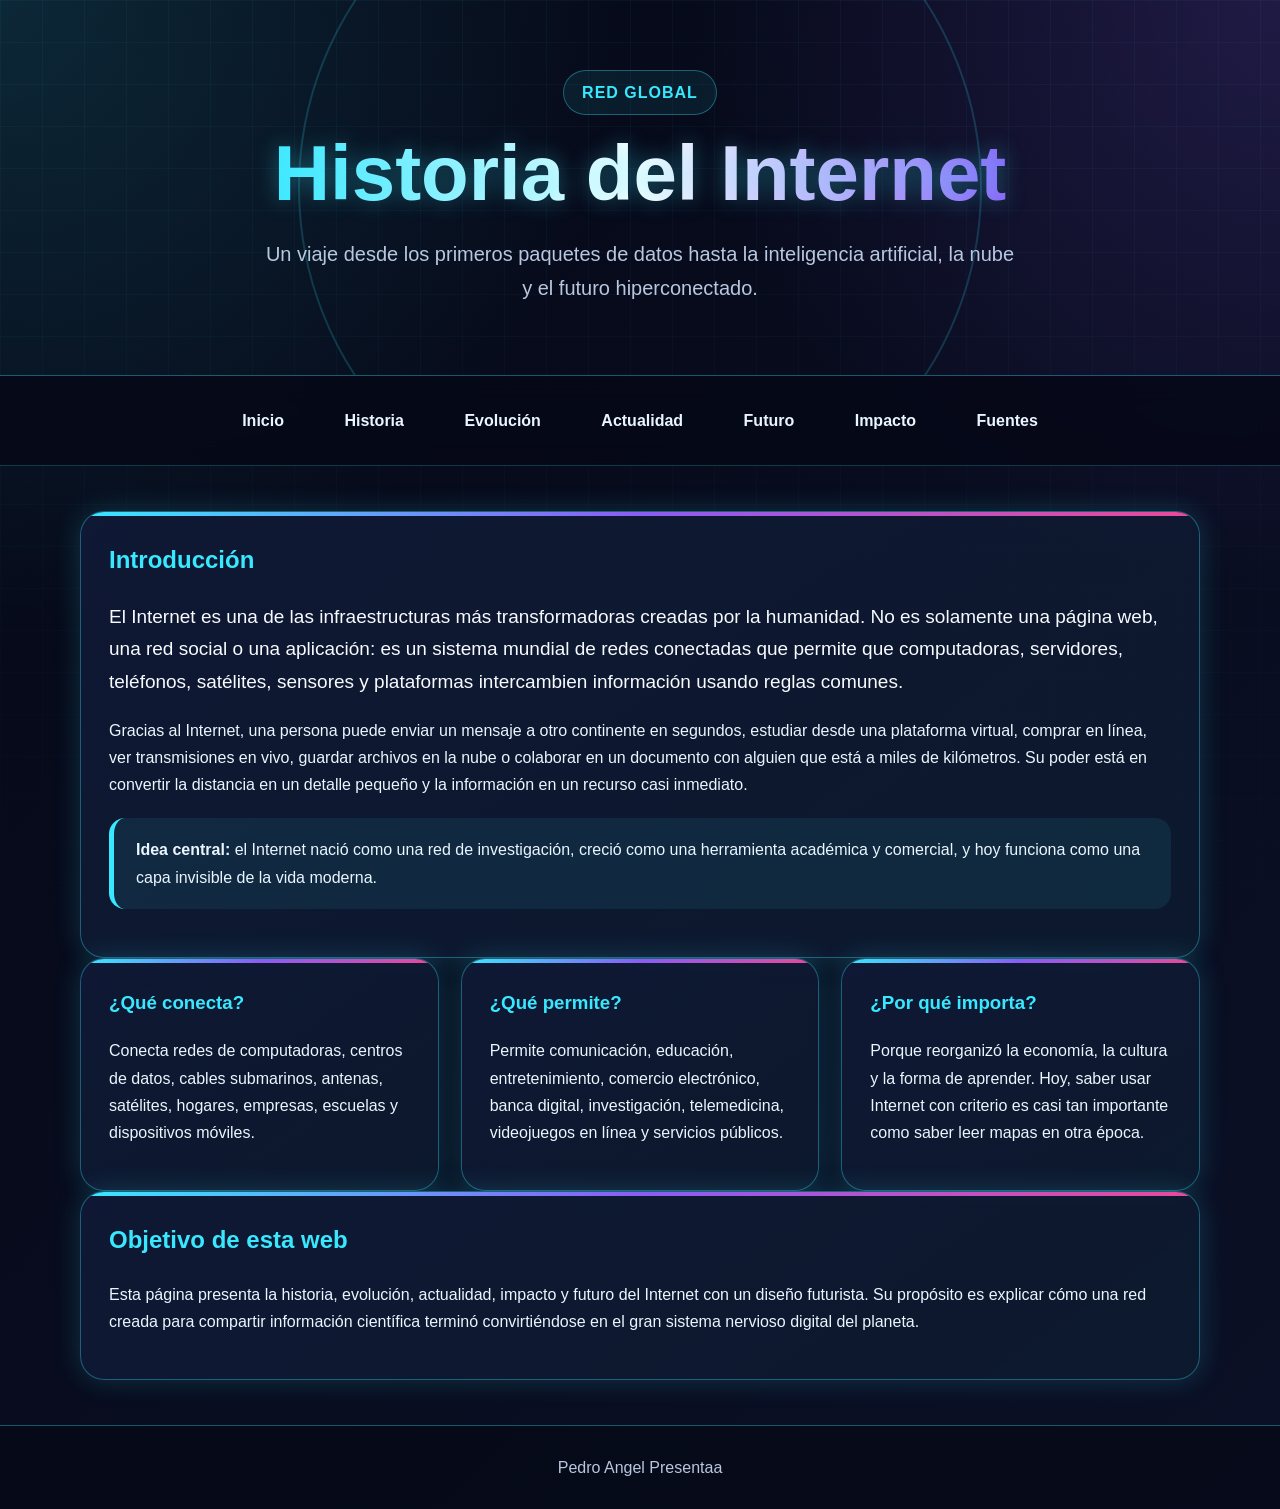
<file: index.html>
<!DOCTYPE html>
<html lang="es">
<head>
    <meta charset="UTF-8">
    <meta name="viewport" content="width=device-width, initial-scale=1.0">
    <title>Historia del Internet</title>
    <link rel="stylesheet" href="styles.css">
</head>
<body>
<header class="header">
    <div class="hero">
        <span class="badge">RED GLOBAL</span>
        <h1 class="neon-title">Historia del Internet</h1>
        <p class="subtitle">Un viaje desde los primeros paquetes de datos hasta la inteligencia artificial, la nube y el futuro hiperconectado.</p>
    </div>
</header>

<nav class="navbar">
    <a href="index.html">Inicio</a>
    <a href="historia.html">Historia</a>
    <a href="evolucion.html">Evolución</a>
    <a href="actualidad.html">Actualidad</a>
    <a href="futuro.html">Futuro</a>
    <a href="impacto.html">Impacto</a>
    <a href="fuentes.html">Fuentes</a>
</nav>

<main class="container">

<section class="card">
<h2>Introducción</h2>
<p class="lead">
El Internet es una de las infraestructuras más transformadoras creadas por la humanidad. No es solamente una página web, una red social o una aplicación: es un sistema mundial de redes conectadas que permite que computadoras, servidores, teléfonos, satélites, sensores y plataformas intercambien información usando reglas comunes.
</p>
<p>
Gracias al Internet, una persona puede enviar un mensaje a otro continente en segundos, estudiar desde una plataforma virtual, comprar en línea, ver transmisiones en vivo, guardar archivos en la nube o colaborar en un documento con alguien que está a miles de kilómetros. Su poder está en convertir la distancia en un detalle pequeño y la información en un recurso casi inmediato.
</p>
<div class="highlight">
<strong>Idea central:</strong> el Internet nació como una red de investigación, creció como una herramienta académica y comercial, y hoy funciona como una capa invisible de la vida moderna.
</div>
</section>

<section class="grid">
<div class="card">
<h3>¿Qué conecta?</h3>
<p>Conecta redes de computadoras, centros de datos, cables submarinos, antenas, satélites, hogares, empresas, escuelas y dispositivos móviles.</p>
</div>
<div class="card">
<h3>¿Qué permite?</h3>
<p>Permite comunicación, educación, entretenimiento, comercio electrónico, banca digital, investigación, telemedicina, videojuegos en línea y servicios públicos.</p>
</div>
<div class="card">
<h3>¿Por qué importa?</h3>
<p>Porque reorganizó la economía, la cultura y la forma de aprender. Hoy, saber usar Internet con criterio es casi tan importante como saber leer mapas en otra época.</p>
</div>
</section>

<section class="card">
<h2>Objetivo de esta web</h2>
<p>
Esta página presenta la historia, evolución, actualidad, impacto y futuro del Internet con un diseño futurista. Su propósito es explicar cómo una red creada para compartir información científica terminó convirtiéndose en el gran sistema nervioso digital del planeta.
</p>
</section>

</main>
<footer class="footer">
    Pedro Angel Presentaa
</footer>
</body>
</html>
</file>
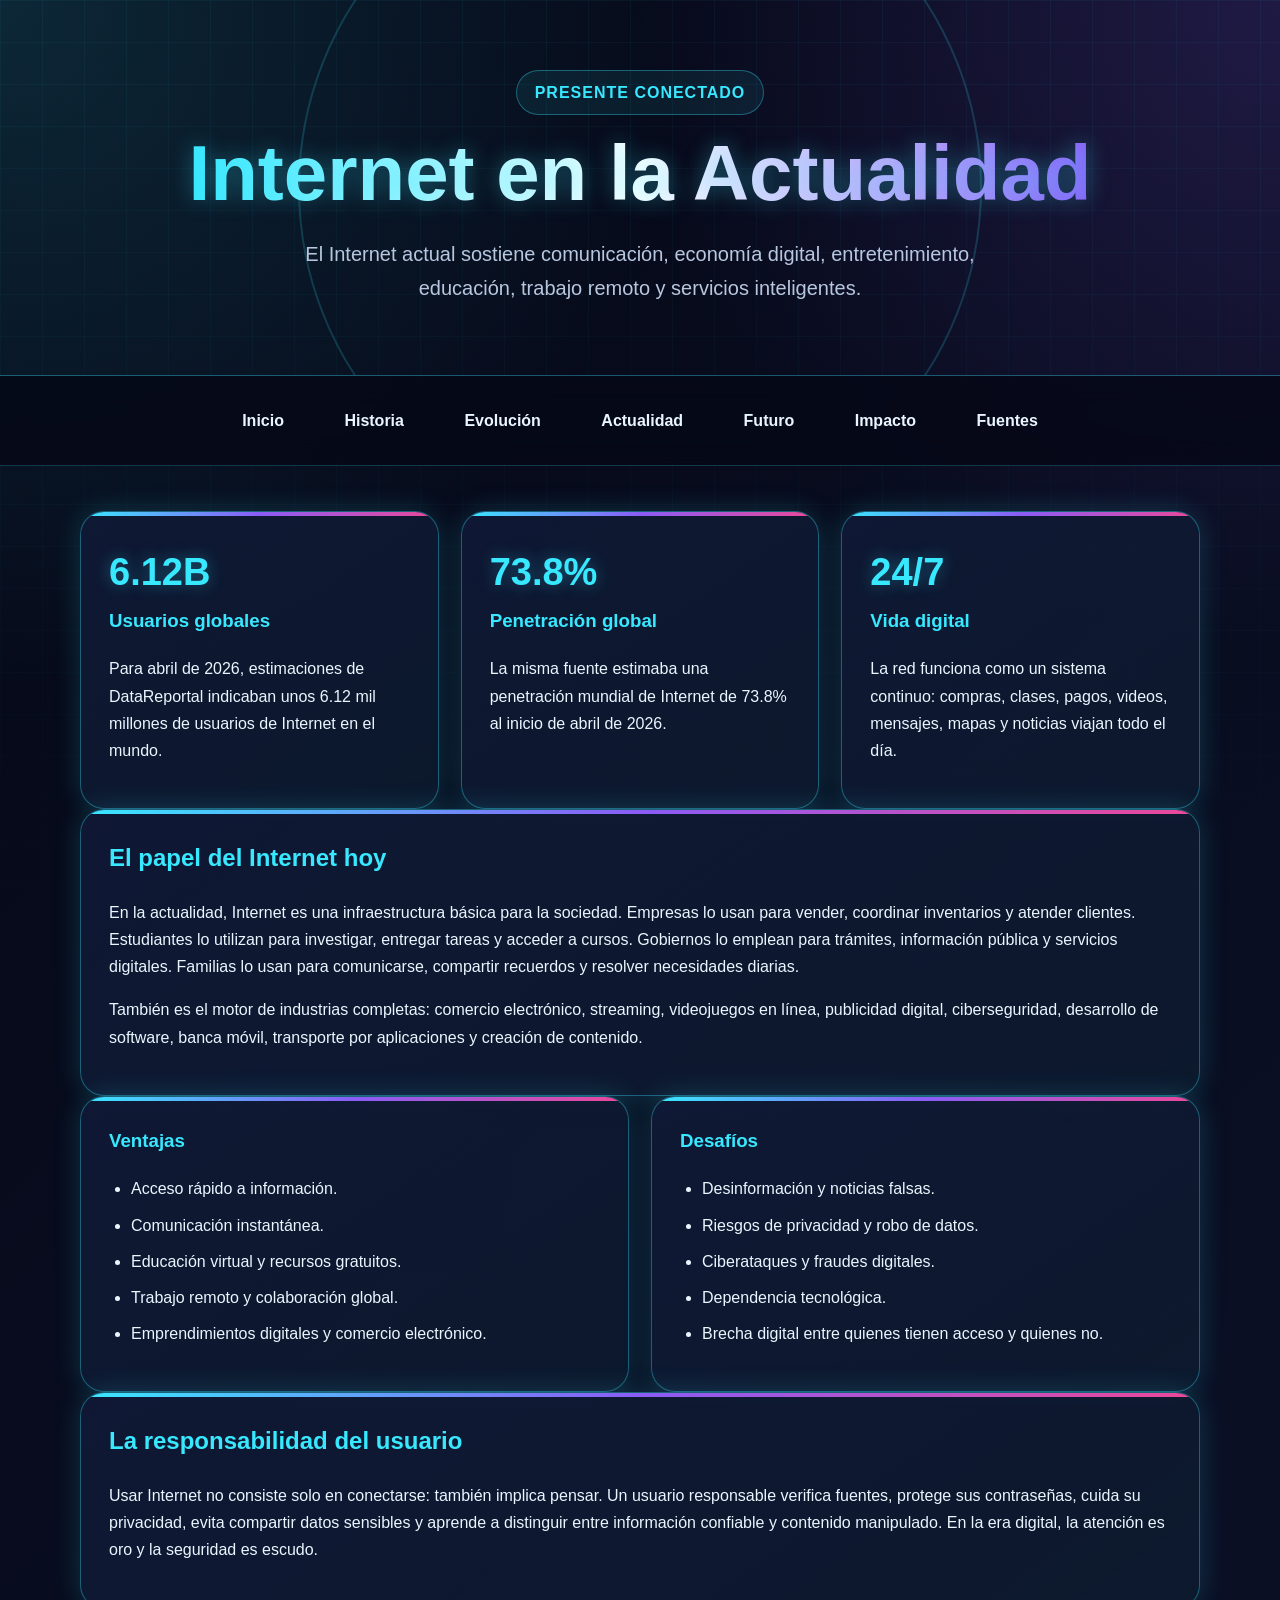
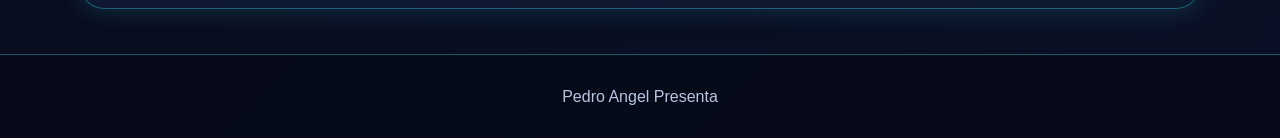
<file: actualidad.html>
<!DOCTYPE html>
<html lang="es">
<head>
    <meta charset="UTF-8">
    <meta name="viewport" content="width=device-width, initial-scale=1.0">
    <title>Internet en la Actualidad</title>
    <link rel="stylesheet" href="styles.css">
</head>
<body>
<header class="header">
    <div class="hero">
        <span class="badge">PRESENTE CONECTADO</span>
        <h1 class="neon-title">Internet en la Actualidad</h1>
        <p class="subtitle">El Internet actual sostiene comunicación, economía digital, entretenimiento, educación, trabajo remoto y servicios inteligentes.</p>
    </div>
</header>

<nav class="navbar">
    <a href="index.html">Inicio</a>
    <a href="historia.html">Historia</a>
    <a href="evolucion.html">Evolución</a>
    <a href="actualidad.html">Actualidad</a>
    <a href="futuro.html">Futuro</a>
    <a href="impacto.html">Impacto</a>
    <a href="fuentes.html">Fuentes</a>
</nav>

<main class="container">

<section class="grid">
<div class="card">
<div class="stat">6.12B</div>
<h3>Usuarios globales</h3>
<p>Para abril de 2026, estimaciones de DataReportal indicaban unos 6.12 mil millones de usuarios de Internet en el mundo.</p>
</div>
<div class="card">
<div class="stat">73.8%</div>
<h3>Penetración global</h3>
<p>La misma fuente estimaba una penetración mundial de Internet de 73.8% al inicio de abril de 2026.</p>
</div>
<div class="card">
<div class="stat">24/7</div>
<h3>Vida digital</h3>
<p>La red funciona como un sistema continuo: compras, clases, pagos, videos, mensajes, mapas y noticias viajan todo el día.</p>
</div>
</section>

<section class="card">
<h2>El papel del Internet hoy</h2>
<p>
En la actualidad, Internet es una infraestructura básica para la sociedad. Empresas lo usan para vender, coordinar inventarios y atender clientes. Estudiantes lo utilizan para investigar, entregar tareas y acceder a cursos. Gobiernos lo emplean para trámites, información pública y servicios digitales. Familias lo usan para comunicarse, compartir recuerdos y resolver necesidades diarias.
</p>
<p>
También es el motor de industrias completas: comercio electrónico, streaming, videojuegos en línea, publicidad digital, ciberseguridad, desarrollo de software, banca móvil, transporte por aplicaciones y creación de contenido.
</p>
</section>

<section class="grid">
<div class="card">
<h3>Ventajas</h3>
<ul>
<li>Acceso rápido a información.</li>
<li>Comunicación instantánea.</li>
<li>Educación virtual y recursos gratuitos.</li>
<li>Trabajo remoto y colaboración global.</li>
<li>Emprendimientos digitales y comercio electrónico.</li>
</ul>
</div>
<div class="card">
<h3>Desafíos</h3>
<ul>
<li>Desinformación y noticias falsas.</li>
<li>Riesgos de privacidad y robo de datos.</li>
<li>Ciberataques y fraudes digitales.</li>
<li>Dependencia tecnológica.</li>
<li>Brecha digital entre quienes tienen acceso y quienes no.</li>
</ul>
</div>
</section>

<section class="card">
<h2>La responsabilidad del usuario</h2>
<p>
Usar Internet no consiste solo en conectarse: también implica pensar. Un usuario responsable verifica fuentes, protege sus contraseñas, cuida su privacidad, evita compartir datos sensibles y aprende a distinguir entre información confiable y contenido manipulado. En la era digital, la atención es oro y la seguridad es escudo.
</p>
</section>

</main>
<footer class="footer">
    Pedro Angel Presenta
</footer>
</body>
</html>
</file>
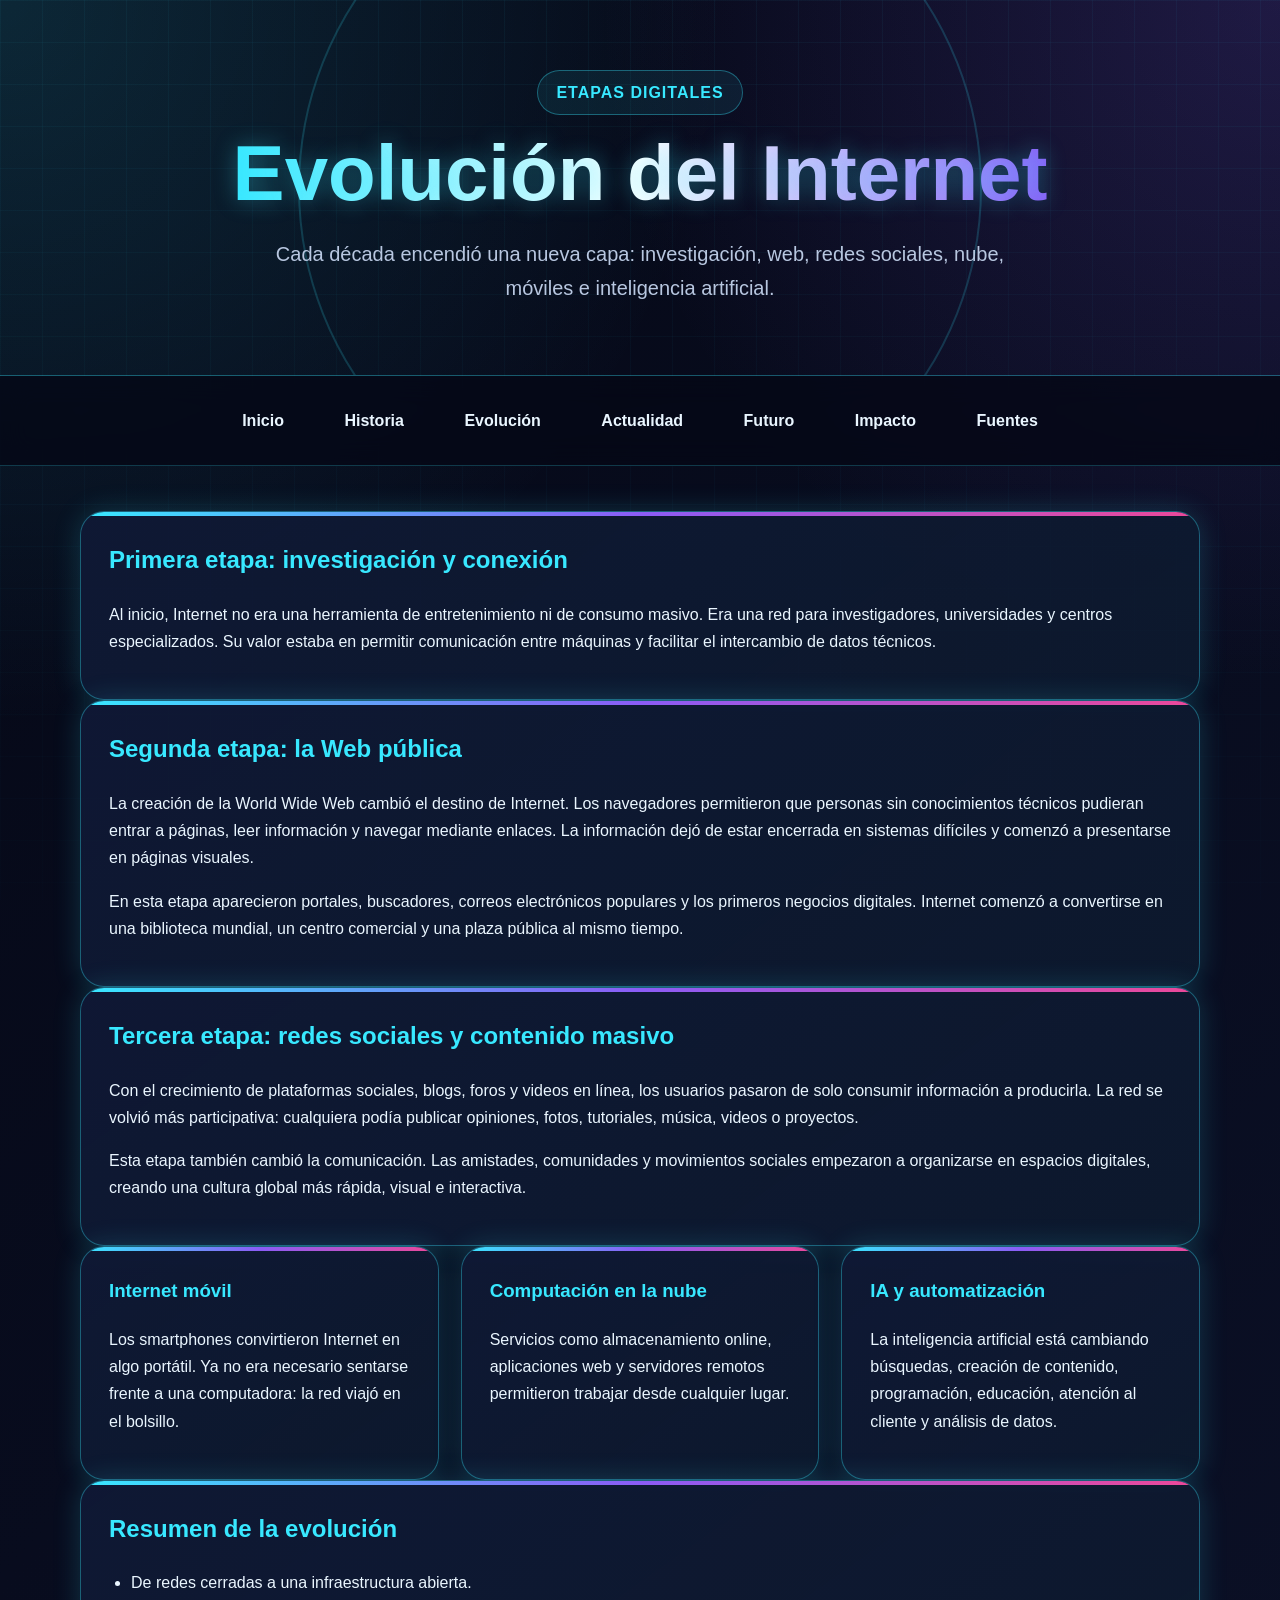
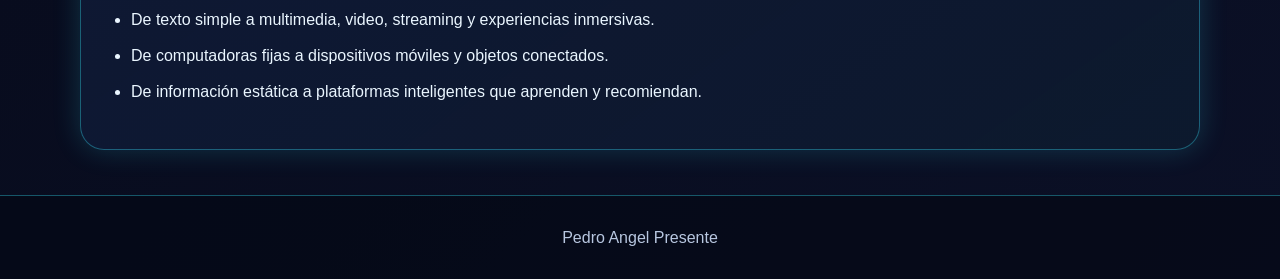
<file: evolucion.html>
<!DOCTYPE html>
<html lang="es">
<head>
    <meta charset="UTF-8">
    <meta name="viewport" content="width=device-width, initial-scale=1.0">
    <title>Evolución del Internet</title>
    <link rel="stylesheet" href="styles.css">
</head>
<body>
<header class="header">
    <div class="hero">
        <span class="badge">ETAPAS DIGITALES</span>
        <h1 class="neon-title">Evolución del Internet</h1>
        <p class="subtitle">Cada década encendió una nueva capa: investigación, web, redes sociales, nube, móviles e inteligencia artificial.</p>
    </div>
</header>

<nav class="navbar">
    <a href="index.html">Inicio</a>
    <a href="historia.html">Historia</a>
    <a href="evolucion.html">Evolución</a>
    <a href="actualidad.html">Actualidad</a>
    <a href="futuro.html">Futuro</a>
    <a href="impacto.html">Impacto</a>
    <a href="fuentes.html">Fuentes</a>
</nav>

<main class="container">

<section class="card">
<h2>Primera etapa: investigación y conexión</h2>
<p>
Al inicio, Internet no era una herramienta de entretenimiento ni de consumo masivo. Era una red para investigadores, universidades y centros especializados. Su valor estaba en permitir comunicación entre máquinas y facilitar el intercambio de datos técnicos.
</p>
</section>

<section class="card">
<h2>Segunda etapa: la Web pública</h2>
<p>
La creación de la World Wide Web cambió el destino de Internet. Los navegadores permitieron que personas sin conocimientos técnicos pudieran entrar a páginas, leer información y navegar mediante enlaces. La información dejó de estar encerrada en sistemas difíciles y comenzó a presentarse en páginas visuales.
</p>
<p>
En esta etapa aparecieron portales, buscadores, correos electrónicos populares y los primeros negocios digitales. Internet comenzó a convertirse en una biblioteca mundial, un centro comercial y una plaza pública al mismo tiempo.
</p>
</section>

<section class="card">
<h2>Tercera etapa: redes sociales y contenido masivo</h2>
<p>
Con el crecimiento de plataformas sociales, blogs, foros y videos en línea, los usuarios pasaron de solo consumir información a producirla. La red se volvió más participativa: cualquiera podía publicar opiniones, fotos, tutoriales, música, videos o proyectos.
</p>
<p>
Esta etapa también cambió la comunicación. Las amistades, comunidades y movimientos sociales empezaron a organizarse en espacios digitales, creando una cultura global más rápida, visual e interactiva.
</p>
</section>

<section class="grid">
<div class="card"><h3>Internet móvil</h3><p>Los smartphones convirtieron Internet en algo portátil. Ya no era necesario sentarse frente a una computadora: la red viajó en el bolsillo.</p></div>
<div class="card"><h3>Computación en la nube</h3><p>Servicios como almacenamiento online, aplicaciones web y servidores remotos permitieron trabajar desde cualquier lugar.</p></div>
<div class="card"><h3>IA y automatización</h3><p>La inteligencia artificial está cambiando búsquedas, creación de contenido, programación, educación, atención al cliente y análisis de datos.</p></div>
</section>

<section class="card">
<h2>Resumen de la evolución</h2>
<ul>
<li>De redes cerradas a una infraestructura abierta.</li>
<li>De texto simple a multimedia, video, streaming y experiencias inmersivas.</li>
<li>De computadoras fijas a dispositivos móviles y objetos conectados.</li>
<li>De información estática a plataformas inteligentes que aprenden y recomiendan.</li>
</ul>
</section>

</main>
<footer class="footer">
    Pedro Angel Presente
</footer>
</body>
</html>
</file>
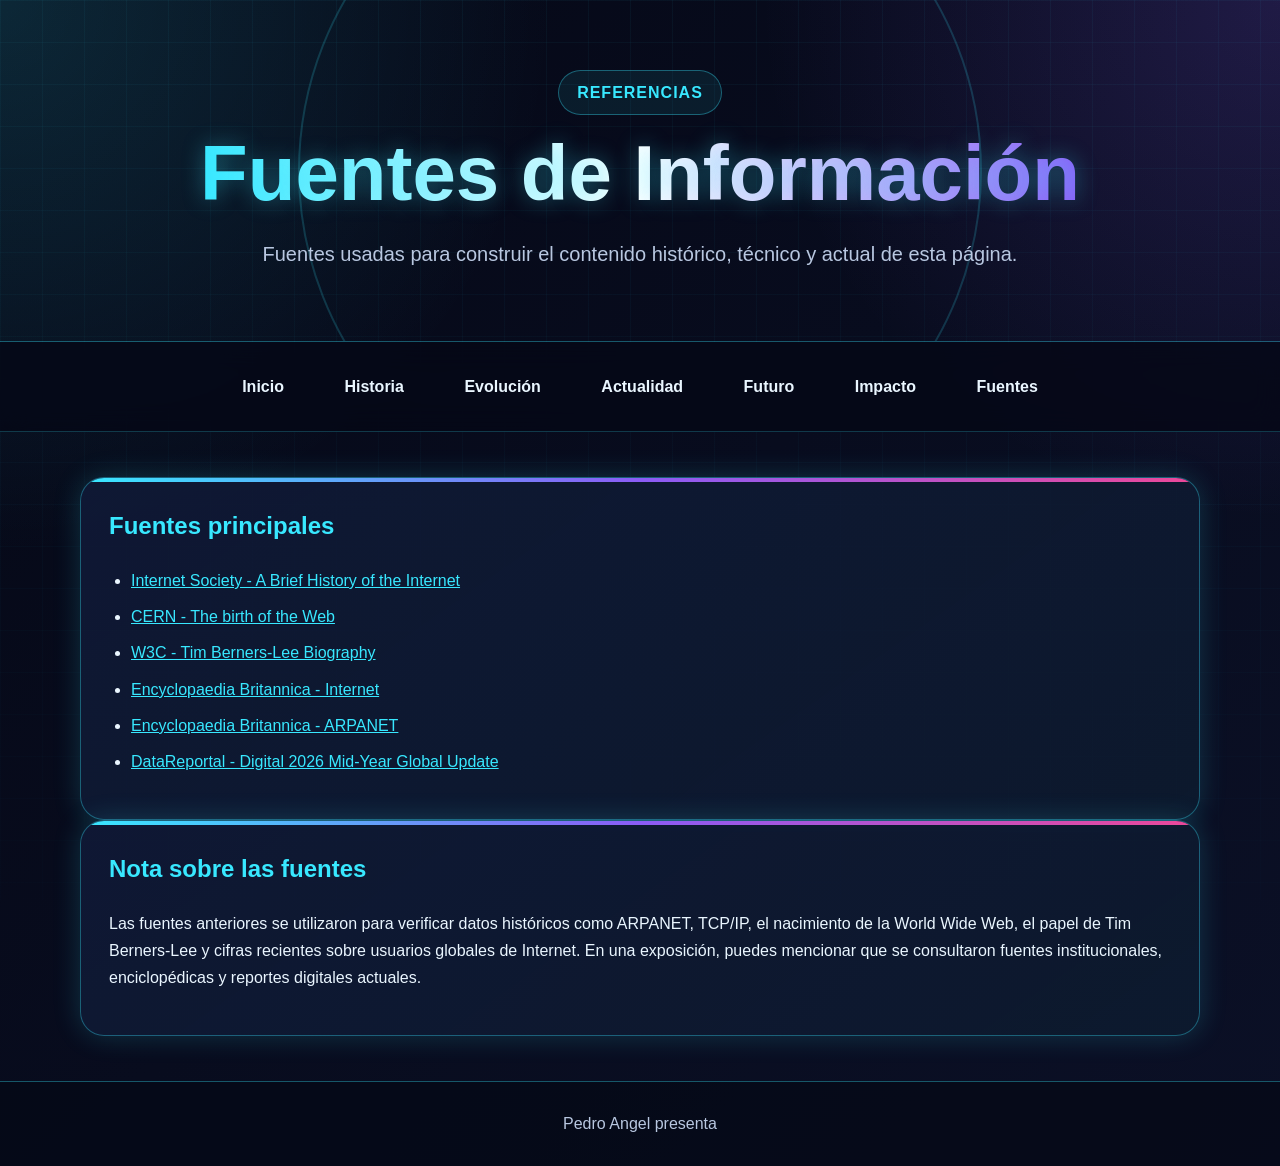
<file: fuentes.html>
<!DOCTYPE html>
<html lang="es">
<head>
    <meta charset="UTF-8">
    <meta name="viewport" content="width=device-width, initial-scale=1.0">
    <title>Fuentes de Información</title>
    <link rel="stylesheet" href="styles.css">
</head>
<body>
<header class="header">
    <div class="hero">
        <span class="badge">REFERENCIAS</span>
        <h1 class="neon-title">Fuentes de Información</h1>
        <p class="subtitle">Fuentes usadas para construir el contenido histórico, técnico y actual de esta página.</p>
    </div>
</header>

<nav class="navbar">
    <a href="index.html">Inicio</a>
    <a href="historia.html">Historia</a>
    <a href="evolucion.html">Evolución</a>
    <a href="actualidad.html">Actualidad</a>
    <a href="futuro.html">Futuro</a>
    <a href="impacto.html">Impacto</a>
    <a href="fuentes.html">Fuentes</a>
</nav>

<main class="container">

<section class="card source-list">
<h2>Fuentes principales</h2>
<ul>
<li><a href="https://www.internetsociety.org/internet/history-internet/brief-history-internet/" target="_blank">Internet Society - A Brief History of the Internet</a></li>
<li><a href="https://home.cern/science/computing/birth-web" target="_blank">CERN - The birth of the Web</a></li>
<li><a href="https://www.w3.org/People/Berners-Lee/" target="_blank">W3C - Tim Berners-Lee Biography</a></li>
<li><a href="https://www.britannica.com/technology/Internet" target="_blank">Encyclopaedia Britannica - Internet</a></li>
<li><a href="https://www.britannica.com/topic/ARPANET" target="_blank">Encyclopaedia Britannica - ARPANET</a></li>
<li><a href="https://datareportal.com/reports/digital-2026-mid-year-global-update-report" target="_blank">DataReportal - Digital 2026 Mid-Year Global Update</a></li>
</ul>
</section>

<section class="card">
<h2>Nota sobre las fuentes</h2>
<p>
Las fuentes anteriores se utilizaron para verificar datos históricos como ARPANET, TCP/IP, el nacimiento de la World Wide Web, el papel de Tim Berners-Lee y cifras recientes sobre usuarios globales de Internet. En una exposición, puedes mencionar que se consultaron fuentes institucionales, enciclopédicas y reportes digitales actuales.
</p>
</section>

</main>
<footer class="footer">
  Pedro Angel presenta
</footer>
</body>
</html>
</file>
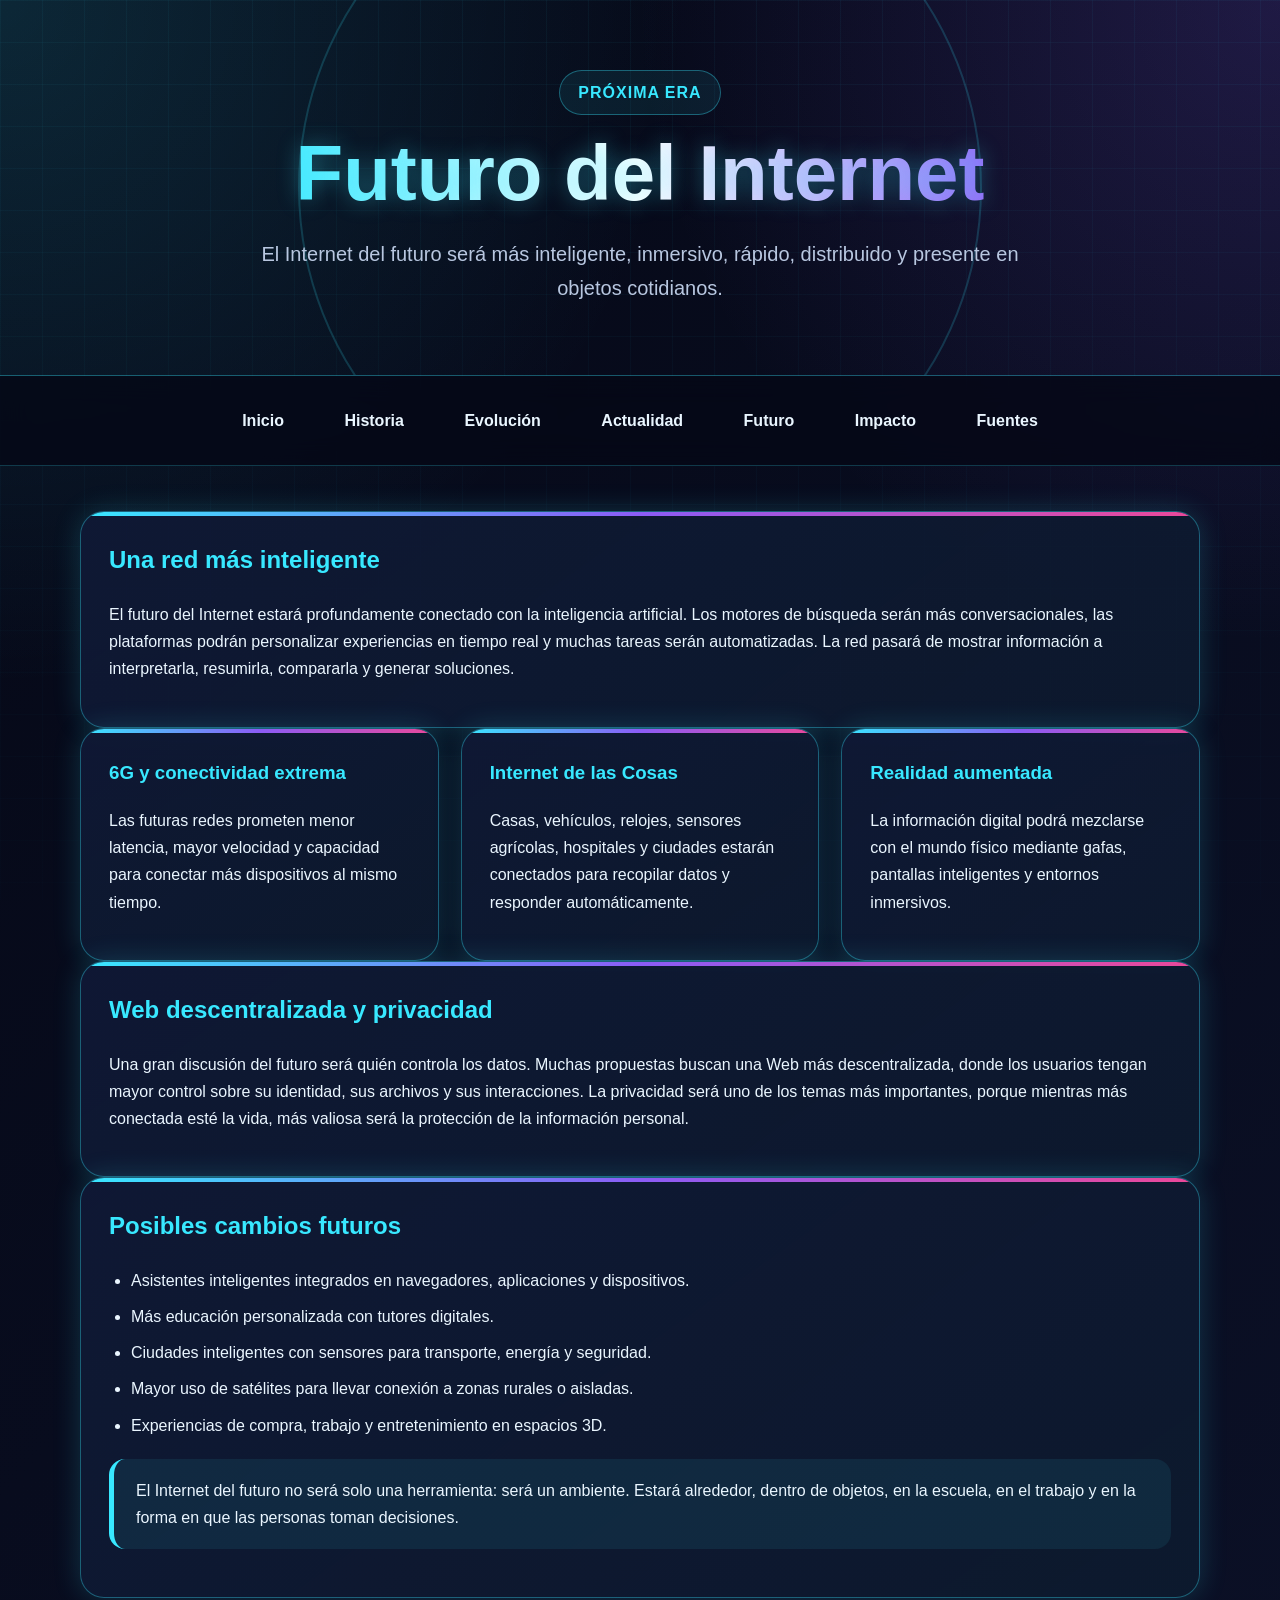
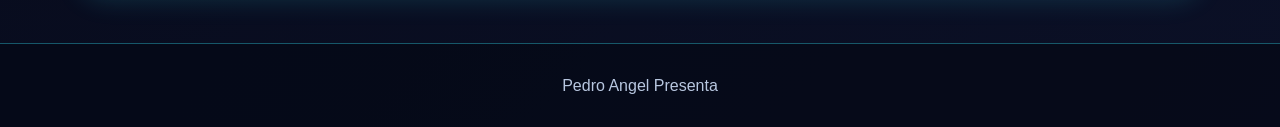
<file: futuro.html>
<!DOCTYPE html>
<html lang="es">
<head>
    <meta charset="UTF-8">
    <meta name="viewport" content="width=device-width, initial-scale=1.0">
    <title>Futuro del Internet</title>
    <link rel="stylesheet" href="styles.css">
</head>
<body>
<header class="header">
    <div class="hero">
        <span class="badge">PRÓXIMA ERA</span>
        <h1 class="neon-title">Futuro del Internet</h1>
        <p class="subtitle">El Internet del futuro será más inteligente, inmersivo, rápido, distribuido y presente en objetos cotidianos.</p>
    </div>
</header>

<nav class="navbar">
    <a href="index.html">Inicio</a>
    <a href="historia.html">Historia</a>
    <a href="evolucion.html">Evolución</a>
    <a href="actualidad.html">Actualidad</a>
    <a href="futuro.html">Futuro</a>
    <a href="impacto.html">Impacto</a>
    <a href="fuentes.html">Fuentes</a>
</nav>

<main class="container">

<section class="card">
<h2>Una red más inteligente</h2>
<p>
El futuro del Internet estará profundamente conectado con la inteligencia artificial. Los motores de búsqueda serán más conversacionales, las plataformas podrán personalizar experiencias en tiempo real y muchas tareas serán automatizadas. La red pasará de mostrar información a interpretarla, resumirla, compararla y generar soluciones.
</p>
</section>

<section class="grid">
<div class="card">
<h3>6G y conectividad extrema</h3>
<p>Las futuras redes prometen menor latencia, mayor velocidad y capacidad para conectar más dispositivos al mismo tiempo.</p>
</div>
<div class="card">
<h3>Internet de las Cosas</h3>
<p>Casas, vehículos, relojes, sensores agrícolas, hospitales y ciudades estarán conectados para recopilar datos y responder automáticamente.</p>
</div>
<div class="card">
<h3>Realidad aumentada</h3>
<p>La información digital podrá mezclarse con el mundo físico mediante gafas, pantallas inteligentes y entornos inmersivos.</p>
</div>
</section>

<section class="card">
<h2>Web descentralizada y privacidad</h2>
<p>
Una gran discusión del futuro será quién controla los datos. Muchas propuestas buscan una Web más descentralizada, donde los usuarios tengan mayor control sobre su identidad, sus archivos y sus interacciones. La privacidad será uno de los temas más importantes, porque mientras más conectada esté la vida, más valiosa será la protección de la información personal.
</p>
</section>

<section class="card">
<h2>Posibles cambios futuros</h2>
<ul>
<li>Asistentes inteligentes integrados en navegadores, aplicaciones y dispositivos.</li>
<li>Más educación personalizada con tutores digitales.</li>
<li>Ciudades inteligentes con sensores para transporte, energía y seguridad.</li>
<li>Mayor uso de satélites para llevar conexión a zonas rurales o aisladas.</li>
<li>Experiencias de compra, trabajo y entretenimiento en espacios 3D.</li>
</ul>
<div class="highlight">
El Internet del futuro no será solo una herramienta: será un ambiente. Estará alrededor, dentro de objetos, en la escuela, en el trabajo y en la forma en que las personas toman decisiones.
</div>
</section>

</main>
<footer class="footer">
    Pedro Angel Presenta
</footer>
</body>
</html>
</file>
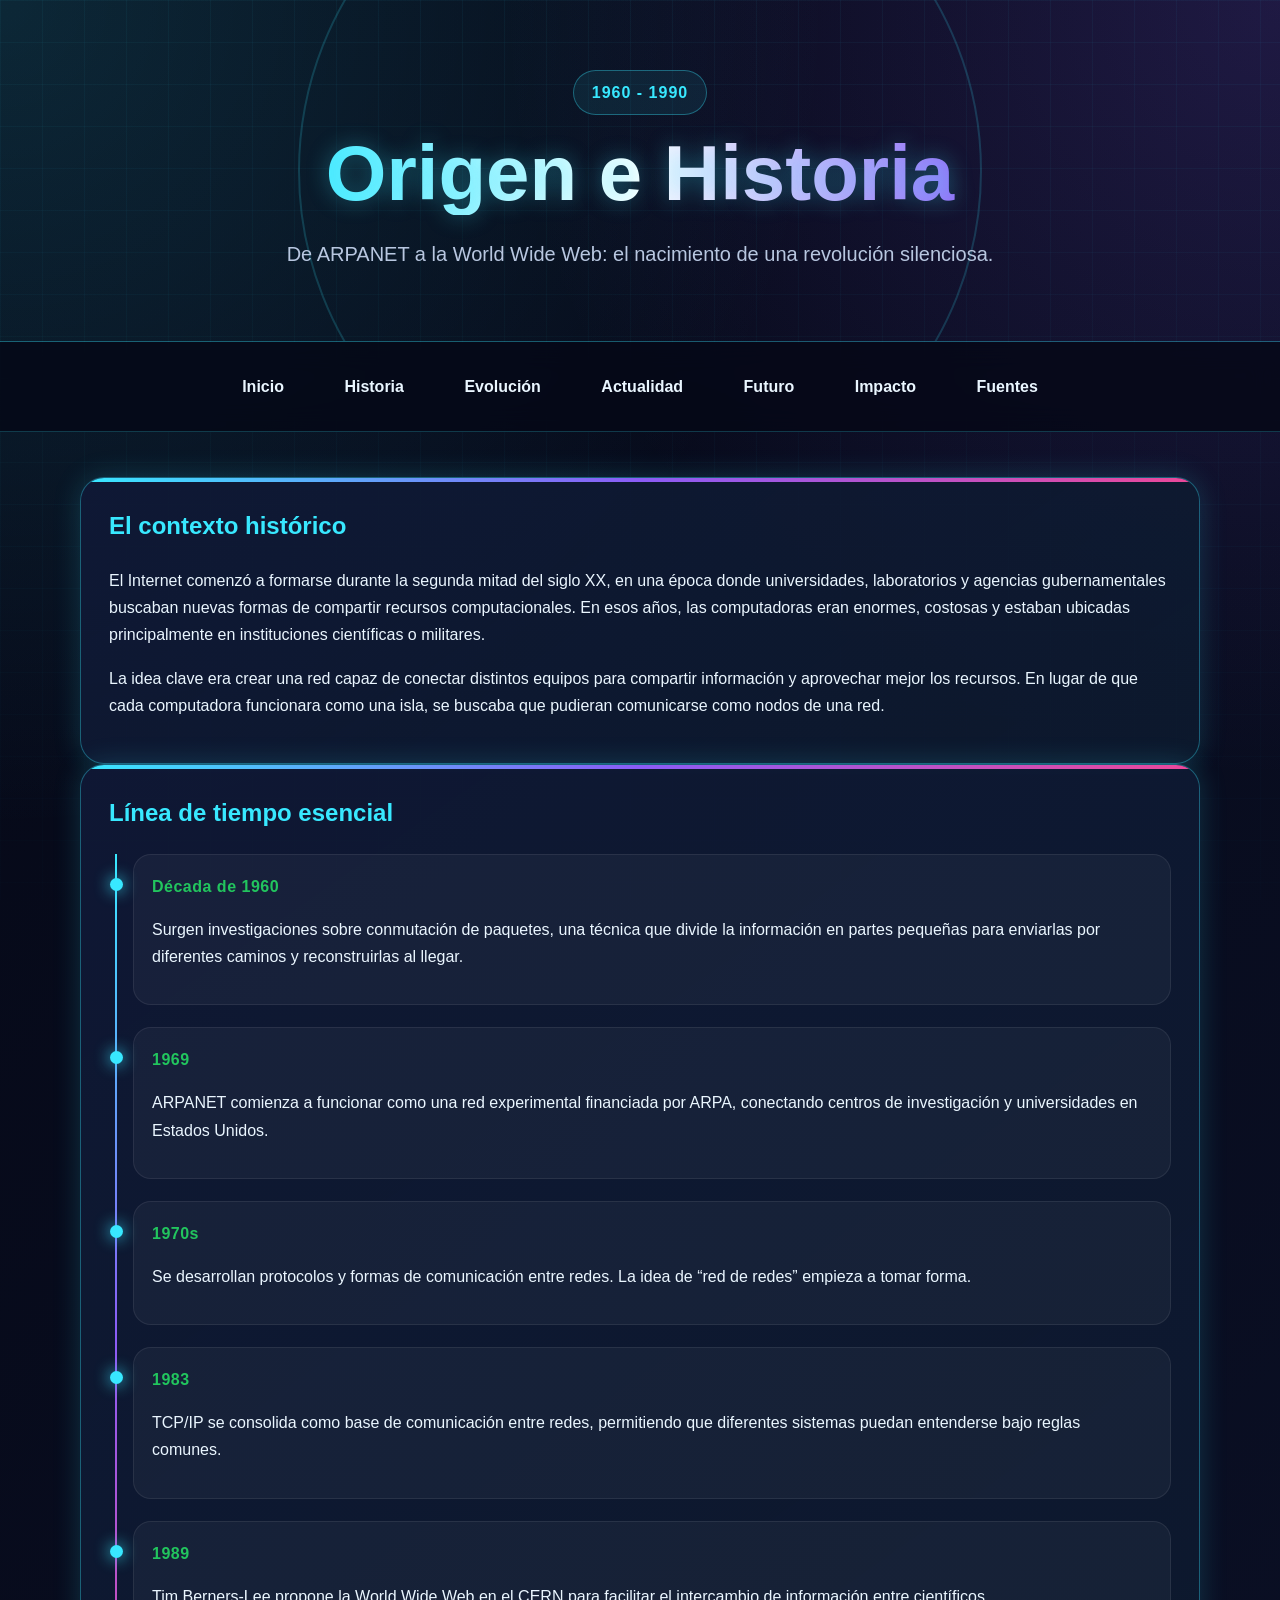
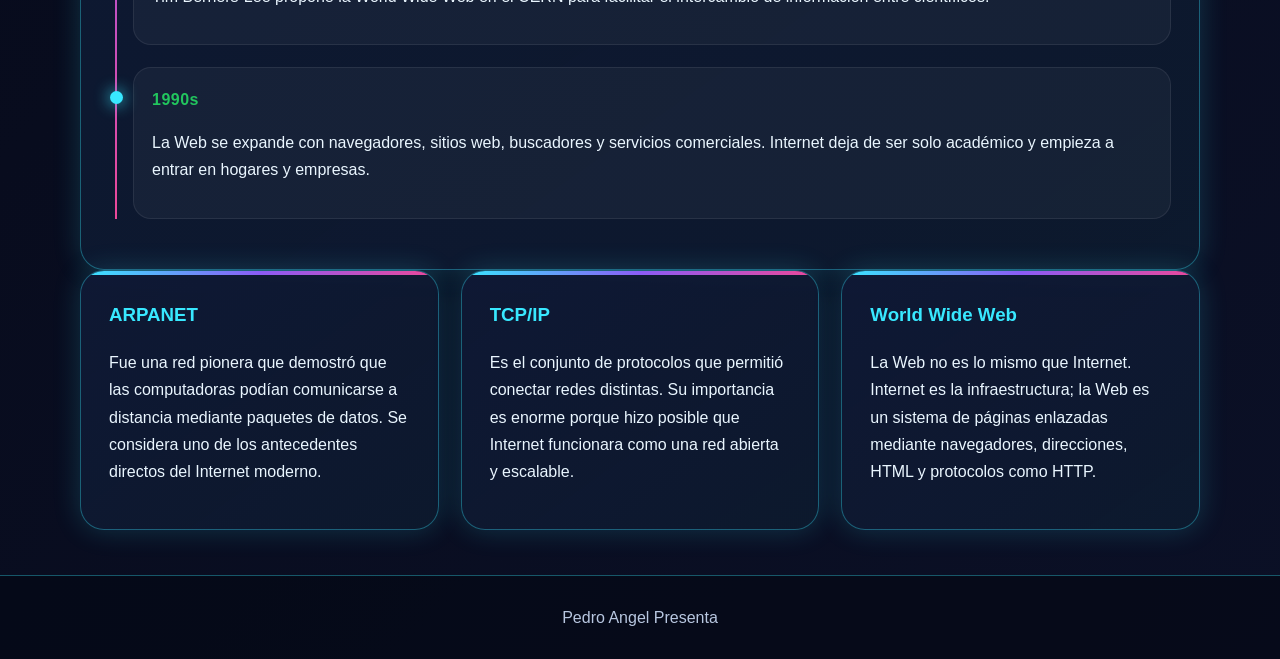
<file: historia.html>
<!DOCTYPE html>
<html lang="es">
<head>
    <meta charset="UTF-8">
    <meta name="viewport" content="width=device-width, initial-scale=1.0">
    <title>Origen e Historia</title>
    <link rel="stylesheet" href="styles.css">
</head>
<body>
<header class="header">
    <div class="hero">
        <span class="badge">1960 - 1990</span>
        <h1 class="neon-title">Origen e Historia</h1>
        <p class="subtitle">De ARPANET a la World Wide Web: el nacimiento de una revolución silenciosa.</p>
    </div>
</header>

<nav class="navbar">
    <a href="index.html">Inicio</a>
    <a href="historia.html">Historia</a>
    <a href="evolucion.html">Evolución</a>
    <a href="actualidad.html">Actualidad</a>
    <a href="futuro.html">Futuro</a>
    <a href="impacto.html">Impacto</a>
    <a href="fuentes.html">Fuentes</a>
</nav>

<main class="container">

<section class="card">
<h2>El contexto histórico</h2>
<p>
El Internet comenzó a formarse durante la segunda mitad del siglo XX, en una época donde universidades, laboratorios y agencias gubernamentales buscaban nuevas formas de compartir recursos computacionales. En esos años, las computadoras eran enormes, costosas y estaban ubicadas principalmente en instituciones científicas o militares.
</p>
<p>
La idea clave era crear una red capaz de conectar distintos equipos para compartir información y aprovechar mejor los recursos. En lugar de que cada computadora funcionara como una isla, se buscaba que pudieran comunicarse como nodos de una red.
</p>
</section>

<section class="card">
<h2>Línea de tiempo esencial</h2>
<div class="timeline">
<div class="event"><span class="year">Década de 1960</span><p>Surgen investigaciones sobre conmutación de paquetes, una técnica que divide la información en partes pequeñas para enviarlas por diferentes caminos y reconstruirlas al llegar.</p></div>
<div class="event"><span class="year">1969</span><p>ARPANET comienza a funcionar como una red experimental financiada por ARPA, conectando centros de investigación y universidades en Estados Unidos.</p></div>
<div class="event"><span class="year">1970s</span><p>Se desarrollan protocolos y formas de comunicación entre redes. La idea de “red de redes” empieza a tomar forma.</p></div>
<div class="event"><span class="year">1983</span><p>TCP/IP se consolida como base de comunicación entre redes, permitiendo que diferentes sistemas puedan entenderse bajo reglas comunes.</p></div>
<div class="event"><span class="year">1989</span><p>Tim Berners-Lee propone la World Wide Web en el CERN para facilitar el intercambio de información entre científicos.</p></div>
<div class="event"><span class="year">1990s</span><p>La Web se expande con navegadores, sitios web, buscadores y servicios comerciales. Internet deja de ser solo académico y empieza a entrar en hogares y empresas.</p></div>
</div>
</section>

<section class="grid">
<div class="card">
<h3>ARPANET</h3>
<p>Fue una red pionera que demostró que las computadoras podían comunicarse a distancia mediante paquetes de datos. Se considera uno de los antecedentes directos del Internet moderno.</p>
</div>
<div class="card">
<h3>TCP/IP</h3>
<p>Es el conjunto de protocolos que permitió conectar redes distintas. Su importancia es enorme porque hizo posible que Internet funcionara como una red abierta y escalable.</p>
</div>
<div class="card">
<h3>World Wide Web</h3>
<p>La Web no es lo mismo que Internet. Internet es la infraestructura; la Web es un sistema de páginas enlazadas mediante navegadores, direcciones, HTML y protocolos como HTTP.</p>
</div>
</section>

</main>
<footer class="footer">
    Pedro Angel Presenta</footer>
</body>
</html>
</file>
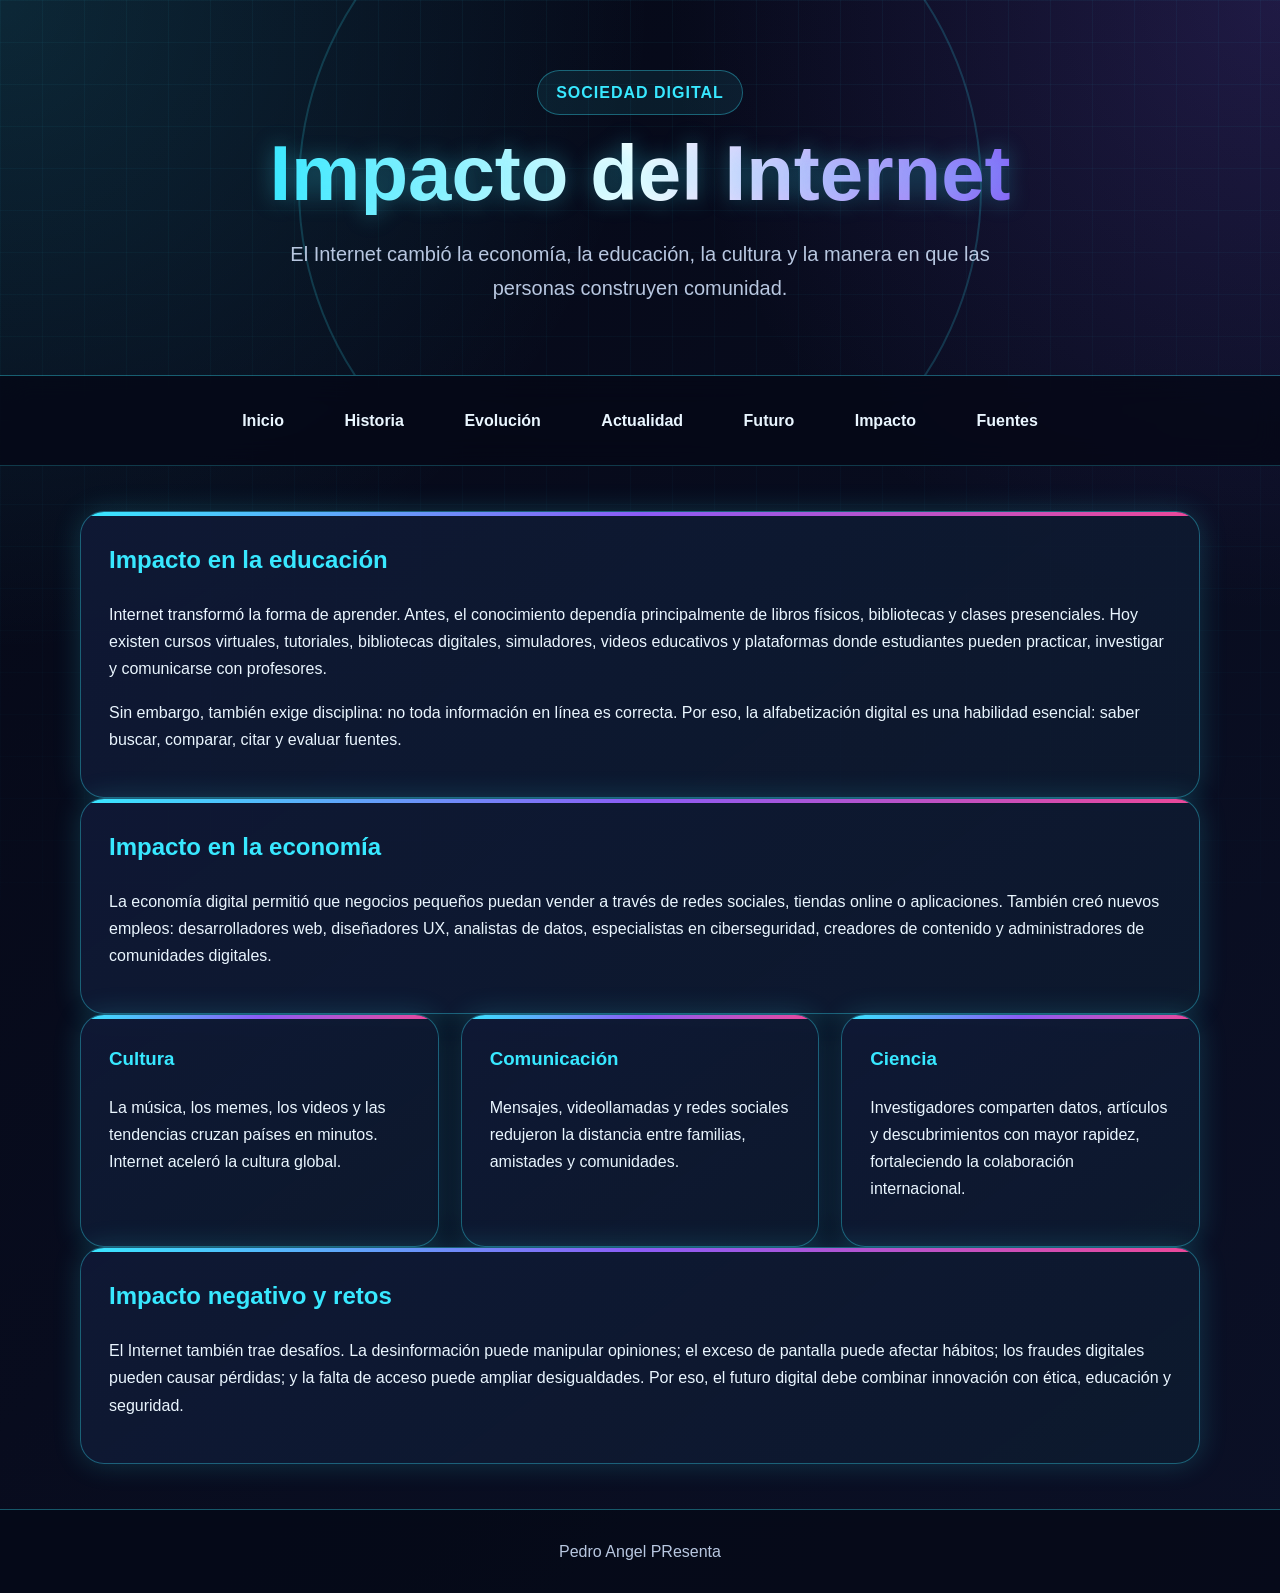
<file: impacto.html>
<!DOCTYPE html>
<html lang="es">
<head>
    <meta charset="UTF-8">
    <meta name="viewport" content="width=device-width, initial-scale=1.0">
    <title>Impacto del Internet</title>
    <link rel="stylesheet" href="styles.css">
</head>
<body>
<header class="header">
    <div class="hero">
        <span class="badge">SOCIEDAD DIGITAL</span>
        <h1 class="neon-title">Impacto del Internet</h1>
        <p class="subtitle">El Internet cambió la economía, la educación, la cultura y la manera en que las personas construyen comunidad.</p>
    </div>
</header>

<nav class="navbar">
    <a href="index.html">Inicio</a>
    <a href="historia.html">Historia</a>
    <a href="evolucion.html">Evolución</a>
    <a href="actualidad.html">Actualidad</a>
    <a href="futuro.html">Futuro</a>
    <a href="impacto.html">Impacto</a>
    <a href="fuentes.html">Fuentes</a>
</nav>

<main class="container">

<section class="card">
<h2>Impacto en la educación</h2>
<p>
Internet transformó la forma de aprender. Antes, el conocimiento dependía principalmente de libros físicos, bibliotecas y clases presenciales. Hoy existen cursos virtuales, tutoriales, bibliotecas digitales, simuladores, videos educativos y plataformas donde estudiantes pueden practicar, investigar y comunicarse con profesores.
</p>
<p>
Sin embargo, también exige disciplina: no toda información en línea es correcta. Por eso, la alfabetización digital es una habilidad esencial: saber buscar, comparar, citar y evaluar fuentes.
</p>
</section>

<section class="card">
<h2>Impacto en la economía</h2>
<p>
La economía digital permitió que negocios pequeños puedan vender a través de redes sociales, tiendas online o aplicaciones. También creó nuevos empleos: desarrolladores web, diseñadores UX, analistas de datos, especialistas en ciberseguridad, creadores de contenido y administradores de comunidades digitales.
</p>
</section>

<section class="grid">
<div class="card">
<h3>Cultura</h3>
<p>La música, los memes, los videos y las tendencias cruzan países en minutos. Internet aceleró la cultura global.</p>
</div>
<div class="card">
<h3>Comunicación</h3>
<p>Mensajes, videollamadas y redes sociales redujeron la distancia entre familias, amistades y comunidades.</p>
</div>
<div class="card">
<h3>Ciencia</h3>
<p>Investigadores comparten datos, artículos y descubrimientos con mayor rapidez, fortaleciendo la colaboración internacional.</p>
</div>
</section>

<section class="card">
<h2>Impacto negativo y retos</h2>
<p>
El Internet también trae desafíos. La desinformación puede manipular opiniones; el exceso de pantalla puede afectar hábitos; los fraudes digitales pueden causar pérdidas; y la falta de acceso puede ampliar desigualdades. Por eso, el futuro digital debe combinar innovación con ética, educación y seguridad.
</p>
</section>

</main>
<footer class="footer">
    Pedro Angel PResenta
</footer>
</body>
</html>
</file>
<file: styles.css>
:root{
    --bg:#050816;
    --bg2:#0b1026;
    --card:#101936;
    --card2:#0d1b2f;
    --cyan:#38e8ff;
    --blue:#3b82f6;
    --violet:#8b5cf6;
    --pink:#ec4899;
    --green:#22c55e;
    --text:#eaf6ff;
    --muted:#b8c7e0;
    --line:rgba(56,232,255,.35);
    --shadow:0 0 28px rgba(56,232,255,.18);
}

*{
    box-sizing:border-box;
    scroll-behavior:smooth;
}

body{
    margin:0;
    font-family:"Segoe UI", Arial, Helvetica, sans-serif;
    background:
        radial-gradient(circle at top left, rgba(56,232,255,.14), transparent 32%),
        radial-gradient(circle at top right, rgba(139,92,246,.18), transparent 30%),
        linear-gradient(135deg, var(--bg), var(--bg2));
    color:var(--text);
    line-height:1.7;
}

body::before{
    content:"";
    position:fixed;
    inset:0;
    pointer-events:none;
    background-image:
        linear-gradient(rgba(56,232,255,.05) 1px, transparent 1px),
        linear-gradient(90deg, rgba(56,232,255,.05) 1px, transparent 1px);
    background-size:42px 42px;
    mask-image:linear-gradient(to bottom, rgba(0,0,0,.9), rgba(0,0,0,.2));
}

.header{
    position:relative;
    min-height:330px;
    display:flex;
    align-items:center;
    justify-content:center;
    text-align:center;
    padding:70px 20px;
    overflow:hidden;
    border-bottom:1px solid var(--line);
}

.header::after{
    content:"";
    position:absolute;
    width:680px;
    height:680px;
    border:2px solid rgba(56,232,255,.18);
    border-radius:50%;
    animation:spin 32s linear infinite;
}

@keyframes spin{
    from{transform:rotate(0deg);}
    to{transform:rotate(360deg);}
}

.hero{
    position:relative;
    z-index:1;
    max-width:1000px;
}

.badge{
    display:inline-block;
    padding:8px 18px;
    border:1px solid var(--line);
    border-radius:999px;
    background:rgba(56,232,255,.08);
    color:var(--cyan);
    font-weight:700;
    letter-spacing:1px;
    margin-bottom:18px;
}

h1{
    font-size:clamp(38px, 7vw, 78px);
    margin:0;
    line-height:1.05;
    text-shadow:0 0 22px rgba(56,232,255,.35);
}

.subtitle{
    color:var(--muted);
    font-size:20px;
    max-width:760px;
    margin:22px auto 0;
}

.navbar{
    position:sticky;
    top:0;
    z-index:20;
    background:rgba(5,8,22,.82);
    backdrop-filter:blur(14px);
    border-bottom:1px solid rgba(56,232,255,.22);
    padding:13px 15px;
    text-align:center;
}

.navbar a{
    color:var(--text);
    text-decoration:none;
    margin:8px 12px;
    display:inline-block;
    padding:9px 15px;
    border-radius:999px;
    border:1px solid transparent;
    transition:.3s;
    font-weight:700;
}

.navbar a:hover, .navbar a.active{
    color:var(--cyan);
    border-color:var(--line);
    background:rgba(56,232,255,.08);
    box-shadow:var(--shadow);
}

.container{
    width:min(1120px, 92%);
    margin:auto;
    padding:45px 0;
}

.grid{
    display:grid;
    grid-template-columns:repeat(auto-fit, minmax(260px, 1fr));
    gap:22px;
}

.card{
    background:linear-gradient(145deg, rgba(16,25,54,.92), rgba(13,27,47,.86));
    border:1px solid var(--line);
    border-radius:24px;
    padding:28px;
    box-shadow:var(--shadow);
    position:relative;
    overflow:hidden;
}

.card::before{
    content:"";
    position:absolute;
    top:0;
    left:0;
    width:100%;
    height:4px;
    background:linear-gradient(90deg, var(--cyan), var(--violet), var(--pink));
}

.card h2, .card h3{
    color:var(--cyan);
    margin-top:0;
}

.lead{
    font-size:19px;
    color:#f7fbff;
}

.highlight{
    border-left:5px solid var(--cyan);
    padding:18px 22px;
    background:rgba(56,232,255,.08);
    border-radius:16px;
    margin:20px 0;
}

.timeline{
    position:relative;
    padding-left:24px;
}

.timeline::before{
    content:"";
    position:absolute;
    left:6px;
    top:0;
    bottom:0;
    width:2px;
    background:linear-gradient(var(--cyan), var(--violet), var(--pink));
}

.event{
    margin-bottom:22px;
    position:relative;
    background:rgba(255,255,255,.04);
    padding:18px;
    border-radius:18px;
    border:1px solid rgba(255,255,255,.08);
}

.event::before{
    content:"";
    position:absolute;
    left:-24px;
    top:23px;
    width:13px;
    height:13px;
    background:var(--cyan);
    border-radius:50%;
    box-shadow:0 0 16px var(--cyan);
}

.year{
    color:var(--green);
    font-weight:900;
    letter-spacing:.5px;
}

ul{
    padding-left:22px;
}

li{
    margin:9px 0;
}

.stat{
    font-size:38px;
    color:var(--cyan);
    font-weight:900;
    text-shadow:0 0 16px rgba(56,232,255,.35);
}

.footer{
    border-top:1px solid var(--line);
    text-align:center;
    padding:28px 15px;
    color:var(--muted);
    background:rgba(5,8,22,.75);
}

.source-list a{
    color:var(--cyan);
    word-break:break-word;
}

.neon-title{
    background:linear-gradient(90deg, var(--cyan), #ffffff, var(--violet));
    -webkit-background-clip:text;
    background-clip:text;
    color:transparent;
}

@media(max-width:700px){
    .navbar a{margin:4px; padding:8px 10px;}
    .header{min-height:280px;}
}
</file>
